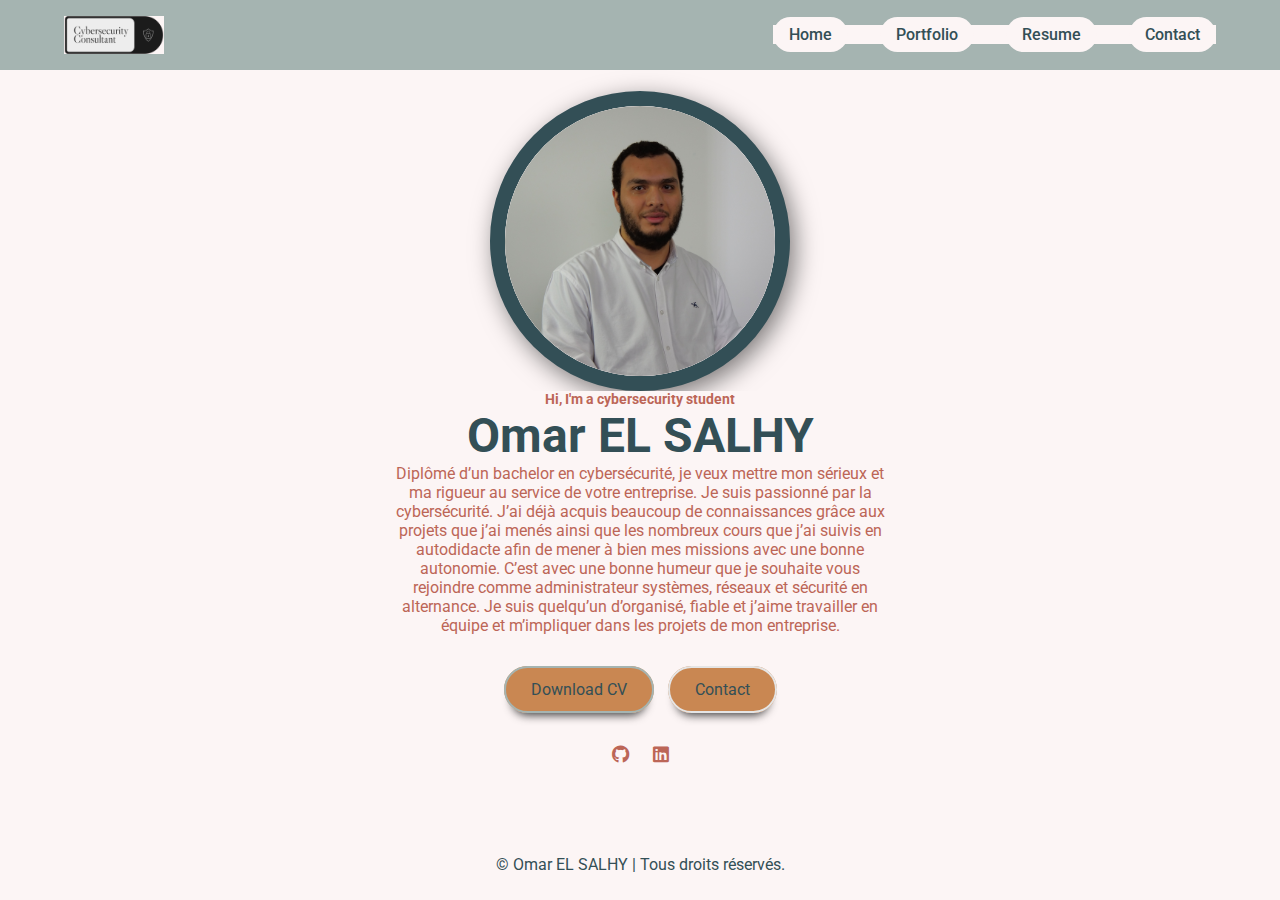
<file: Chapitre 2/index.html>
<!DOCTYPE html>
<html lang="fr">
<head>
    <meta charset="UTF-8">
    <meta name="viewport" content="width=device-width, initial-scale=1.0">
    <title>Portfolio - Omar EL SALHY</title>
    <link rel="stylesheet" href="assets/css/style.css">

    <!-- Adding Roboto font -->
    <link rel="preconnect" href="https://fonts.googleapis.com">
    <link rel="preconnect" href="https://fonts.gstatic.com" crossorigin>
    <link href="https://fonts.googleapis.com/css2?family=Roboto:ital,wght@0,100..900;1,100..900&display=swap" rel="stylesheet">

    <!-- Add this link to be able to use icons from fontawesome with their links: https://fontawesome.com/icons-->
    <link rel="stylesheet" href="https://cdnjs.cloudflare.com/ajax/libs/font-awesome/6.2.1/css/all.min.css">
</head>
<body>
    <header>
        <nav>
            <div id="logo">
                <img class="logo-image" src="assets/img/logo.png" alt="logo">
            </div>
            <ul>
                <li><a href="index.html">Home</a></li>
                <li><a href="#">Portfolio</a></li>
                <li><a href="assets/documents/CV.pdf">Resume</a></li>
                <li><a href="#">Contact</a></li>
            </ul>
        </nav>
    </header>
    <main>
        <section class="main-section">
            <figure class="profile-pic">
                <img src="assets/img/main_photo.jpg" alt="Photo de profil">
            </figure>
            <article class="description">
                <h1>Hi, I'm a cybersecurity student</h1>
                <h2>Omar EL SALHY</h2>
                <p>Diplômé d’un bachelor en cybersécurité, je veux mettre mon sérieux et ma rigueur au service de votre
entreprise. Je suis passionné par la cybersécurité. J’ai déjà acquis beaucoup de connaissances grâce aux
projets que j’ai menés ainsi que les nombreux cours que j’ai suivis en autodidacte afin de mener à bien
mes missions avec une bonne autonomie. C’est avec une bonne humeur que je souhaite vous rejoindre
comme administrateur systèmes, réseaux et sécurité en alternance. Je suis quelqu’un d’organisé, fiable
et j’aime travailler en équipe et m’impliquer dans les projets de mon entreprise.</p>
                <div class="btn-group">
                    <a href="assets/documents/CV.pdf" class="btn active">Download CV</a>
                    <a href="#" class="btn">Contact</a>
                </div>
                <div class="social">
                    <a href="https://github.com/omar-elsalhy"><i class="fa-brands fa-github"></i></a>
                    <a href="https://linkedin.com/in/omar-el-salhy"><i class="fa-brands fa-linkedin"></i></a>
                </div>
            </article>
        </section>
    </main>
    <footer>
        <p>&copy; Omar EL SALHY | Tous droits réservés.</p>
    </footer>
</body>
</html>
</file>
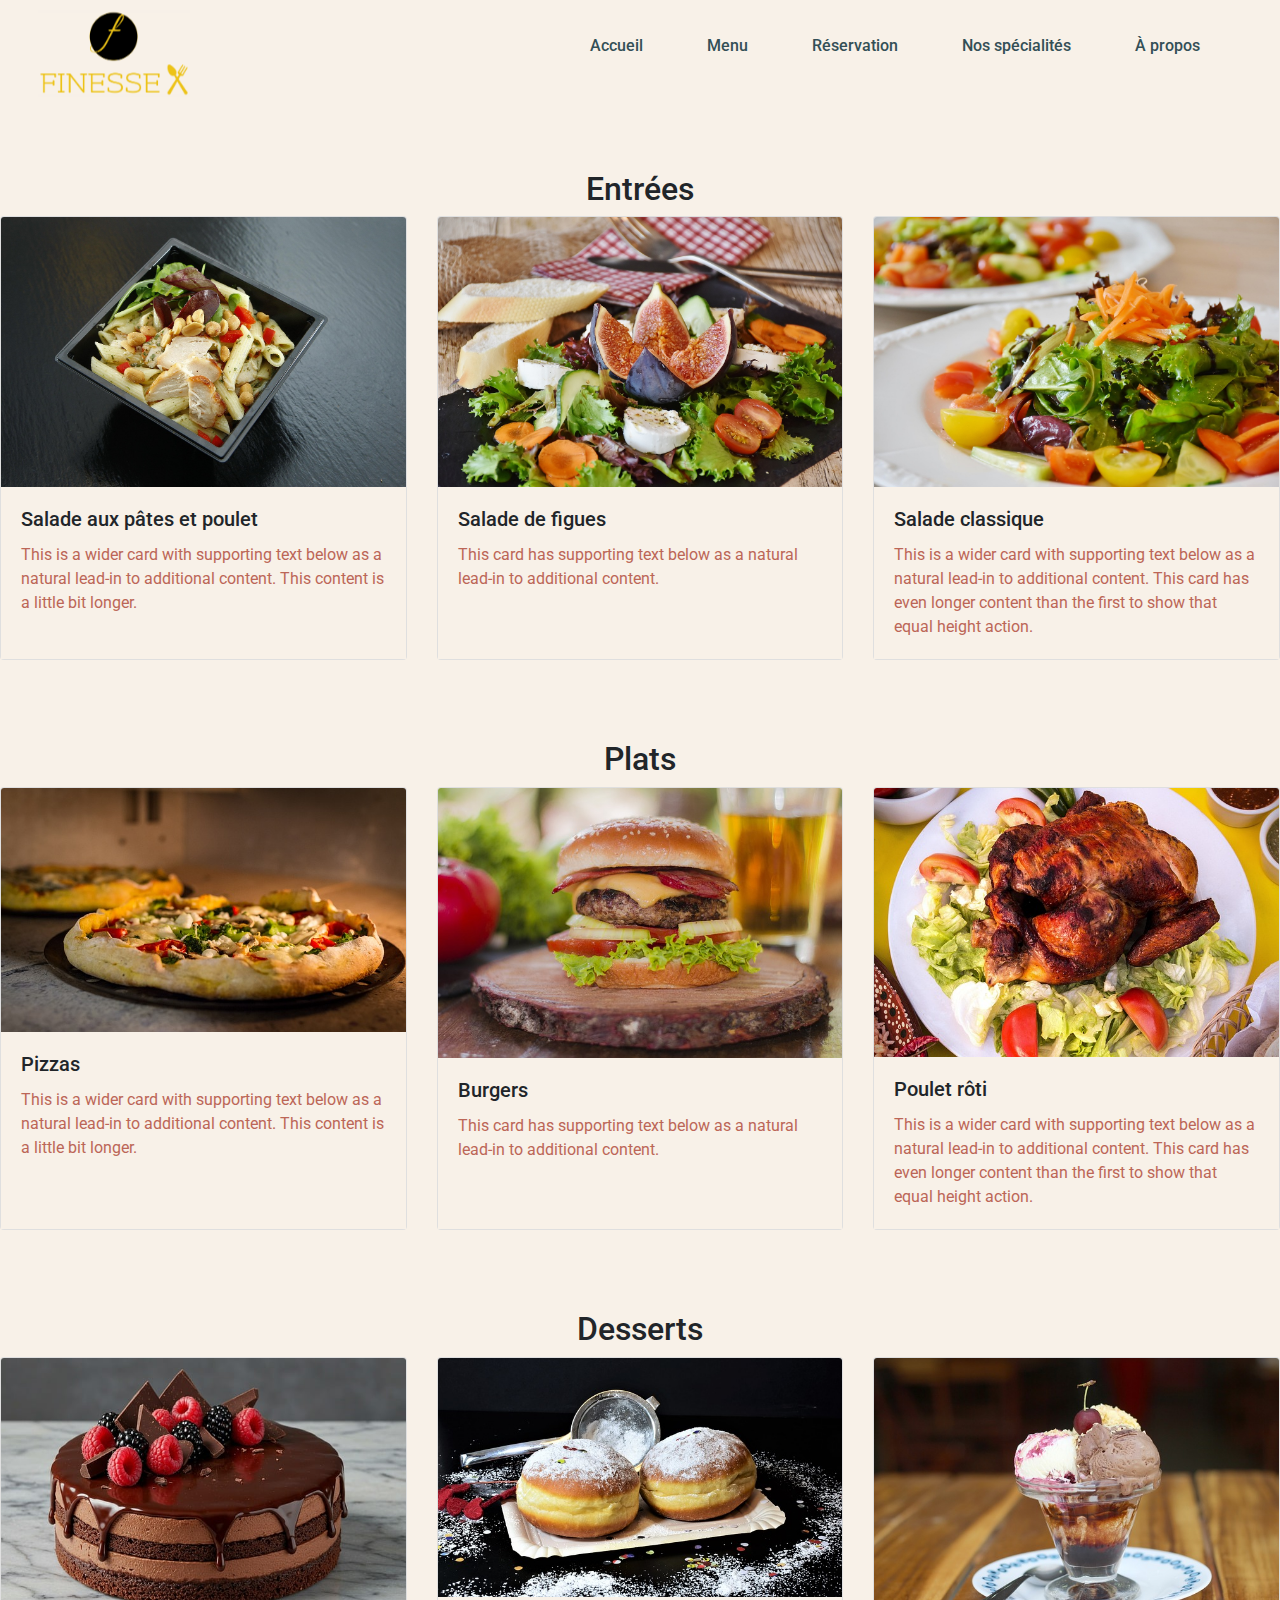
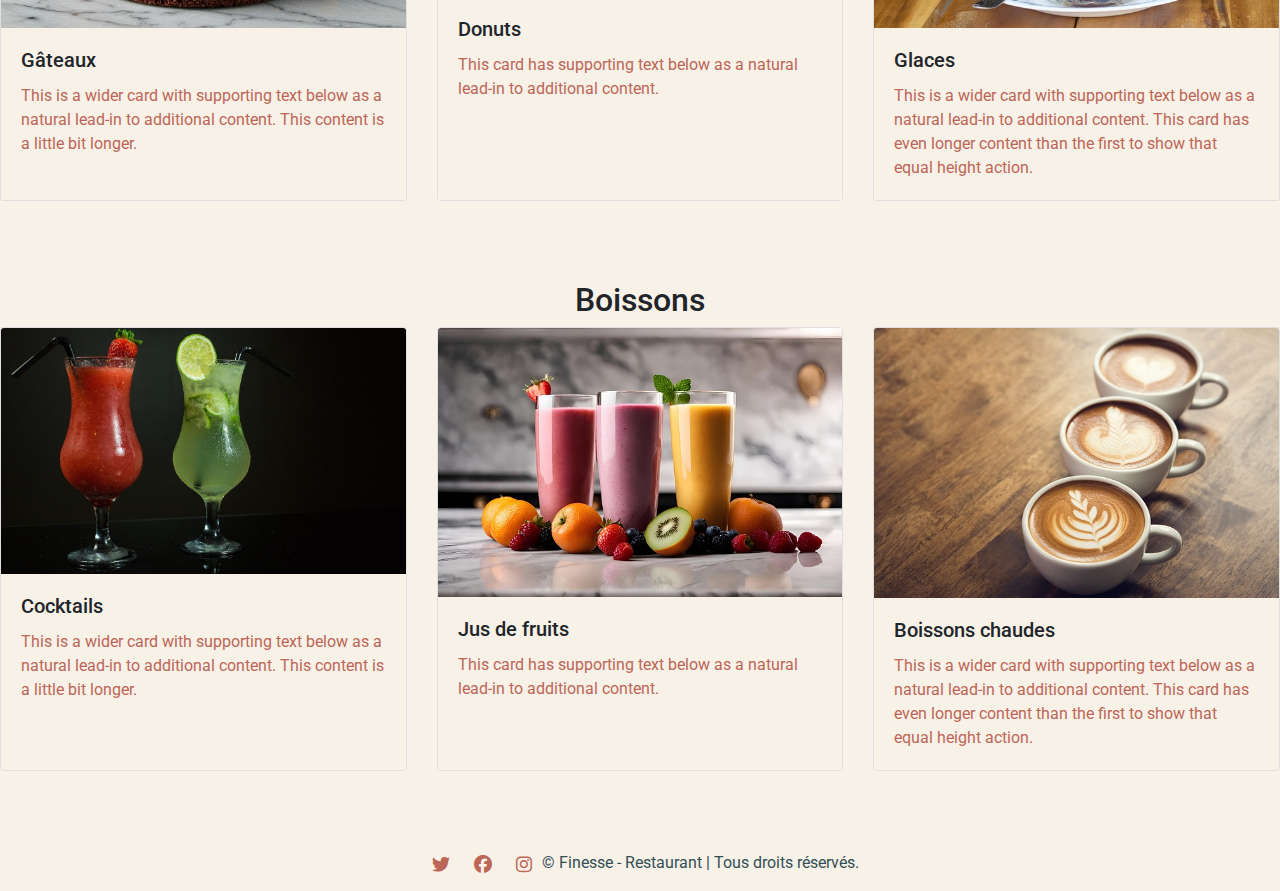
<file: TP2-Restaurant-website/menu.html>
<!DOCTYPE html>
<!-- Source sujet: https://github.com/yugmerabtene/FISE-ESIEA-WEBDEV-2025/blob/main/TP/TP-02-SITE-RESTAURENT-BOOTSTRAP.md -->
<html lang="fr">
<head>
    <meta charset="UTF-8">
    <meta name="viewport" content="width=device-width, initial-scale=1.0">
    <!--link href="https://stackpath.bootstrapcdn.com/bootstrap/4.5.2/css/bootstrap.min.css" rel="stylesheet"-->
    <!-- Bootstrap CSS -->
    <link href="https://cdn.jsdelivr.net/npm/bootstrap@5.3.3/dist/css/bootstrap.min.css" rel="stylesheet" integrity="sha384-QWTKZyjpPEjISv5WaRU9OFeRpok6YctnYmDr5pNlyT2bRjXh0JMhjY6hW+ALEwIH" crossorigin="anonymous">
    <link rel="stylesheet" href="https://cdn.jsdelivr.net/npm/bootstrap@4.0.0/dist/css/bootstrap.min.css" integrity="sha384-Gn5384xqQ1aoWXA+058RXPxPg6fy4IWvTNh0E263XmFcJlSAwiGgFAW/dAiS6JXm" crossorigin="anonymous">
    <!-- Bootstrap JS -->
    <script src="https://cdn.jsdelivr.net/npm/bootstrap@5.3.3/dist/js/bootstrap.bundle.min.js" integrity="sha384-YvpcrYf0tY3lHB60NNkmXc5s9fDVZLESaAA55NDzOxhy9GkcIdslK1eN7N6jIeHz" crossorigin="anonymous"></script>
    <!-- Adding Roboto font -->
    <link rel="preconnect" href="https://fonts.googleapis.com">
    <link rel="preconnect" href="https://fonts.gstatic.com" crossorigin>
    <link href="https://fonts.googleapis.com/css2?family=Roboto:ital,wght@0,100..900;1,100..900&display=swap" rel="stylesheet">
    <!-- Add this link to be able to use icons from fontawesome with their links: https://fontawesome.com/icons-->
    <link rel="stylesheet" href="https://cdnjs.cloudflare.com/ajax/libs/font-awesome/6.2.1/css/all.min.css">

    <!-- Adding tab icon -->
    <link rel="icon" href="./assets/img/logo.png">
    <!-- Adding style.css -->
    <link rel="stylesheet" href="./assets/css/style.css">

    <title>Finesse - Restaurant &amp; Café</title>

</head>
<body>
    <header>
        <nav>
            <div id="logo">
                <img class="logo-image" src="./assets/img/logo.png" alt="Logo">
            </div>
            <ul>
                <li><a href="./index.html">Accueil</a></li>
                <li><a href="./menu.html">Menu</a></li>
                <li><a href="./reservation.html">Réservation</a></li>
                <li><a href="#">Nos spécialités</a></li>
                <li><a href="#">À propos</a></li>
            </ul>
        </nav>
    </header>
    <main class="main-menu">

        <!-- Entrées -->
        <section>
            <h2 class="titre-section-menu">Entrées</h2>
            <article class="section-menu">
                <div class="card-deck">
                  <div class="card menu-images">
                    <img class="card-img-top" src="./assets/img/salade-poulet.jpg" alt="Card image cap">
                    <div class="card-body">
                      <h5 class="card-title">Salade aux pâtes et poulet</h5>
                      <p class="card-text">This is a wider card with supporting text below as a natural lead-in to additional content. This content is a little bit longer.</p>
                    </div>
                  </div>
                  <div class="card menu-images">
                    <img class="card-img-top" src="./assets/img/salade-figues.jpg" alt="Card image cap">
                    <div class="card-body">
                      <h5 class="card-title">Salade de figues</h5>
                      <p class="card-text">This card has supporting text below as a natural lead-in to additional content.</p>
                    </div>
                  </div>
                  <div class="card menu-images">
                    <img class="card-img-top" src="./assets/img/salade-classique.jpg" alt="Card image cap">
                    <div class="card-body">
                      <h5 class="card-title">Salade classique</h5>
                      <p class="card-text">This is a wider card with supporting text below as a natural lead-in to additional content. This card has even longer content than the first to show that equal height action.</p>
                    </div>
                  </div>
                </div>
            </article>
        </section>

        <!-- Plats -->
        <section>
            <h2 class="titre-section-menu">Plats</h2>
            <article class="section-menu">
                <div class="card-deck">
                  <div class="card menu-images">
                    <img class="card-img-top" src="./assets/img/pizza1.jpg" alt="Card image cap">
                    <div class="card-body">
                      <h5 class="card-title">Pizzas</h5>
                      <p class="card-text">This is a wider card with supporting text below as a natural lead-in to additional content. This content is a little bit longer.</p>
                    </div>
                  </div>
                  <div class="card menu-images">
                    <img class="card-img-top" src="./assets/img/burger1.jpg" alt="Card image cap">
                    <div class="card-body">
                      <h5 class="card-title">Burgers</h5>
                      <p class="card-text">This card has supporting text below as a natural lead-in to additional content.</p>
                    </div>
                  </div>
                  <div class="card menu-images">
                    <img class="card-img-top" src="./assets/img/chicken1.jpg" alt="Card image cap">
                    <div class="card-body">
                      <h5 class="card-title">Poulet rôti</h5>
                      <p class="card-text">This is a wider card with supporting text below as a natural lead-in to additional content. This card has even longer content than the first to show that equal height action.</p>
                    </div>
                  </div>
                </div>
            </article>
        </section>

        <!-- Desserts -->
        <section>
            <h2 class="titre-section-menu">Desserts</h2>
            <article class="section-menu">
                <div class="card-deck">
                  <div class="card menu-images">
                    <img class="card-img-top" src="./assets/img/gateau.jpg" alt="Card image cap">
                    <div class="card-body">
                      <h5 class="card-title">Gâteaux</h5>
                      <p class="card-text">This is a wider card with supporting text below as a natural lead-in to additional content. This content is a little bit longer.</p>
                    </div>
                  </div>
                  <div class="card menu-images">
                    <img class="card-img-top" src="./assets/img/donut.jpg" alt="Card image cap">
                    <div class="card-body">
                      <h5 class="card-title">Donuts</h5>
                      <p class="card-text">This card has supporting text below as a natural lead-in to additional content.</p>
                    </div>
                  </div>
                  <div class="card menu-images">
                    <img class="card-img-top" src="./assets/img/glace.jpg" alt="Card image cap">
                    <div class="card-body">
                      <h5 class="card-title">Glaces</h5>
                      <p class="card-text">This is a wider card with supporting text below as a natural lead-in to additional content. This card has even longer content than the first to show that equal height action.</p>
                    </div>
                  </div>
                </div>
            </article>
        </section>

        <!-- Boissons -->
        <section>
            <h2 class="titre-section-menu">Boissons</h2>
            <article class="section-menu">
                <div class="card-deck">
                  <div class="card menu-images">
                    <img class="card-img-top" src="./assets/img/cocktails.jpg" alt="Card image cap">
                    <div class="card-body">
                      <h5 class="card-title">Cocktails</h5>
                      <p class="card-text">This is a wider card with supporting text below as a natural lead-in to additional content. This content is a little bit longer.</p>
                    </div>
                  </div>
                  <div class="card menu-images">
                    <img class="card-img-top" src="./assets/img/jus.jpg" alt="Card image cap">
                    <div class="card-body">
                      <h5 class="card-title">Jus de fruits</h5>
                      <p class="card-text">This card has supporting text below as a natural lead-in to additional content.</p>
                    </div>
                  </div>
                  <div class="card menu-images">
                    <img class="card-img-top" src="./assets/img/café.jpg" alt="Card image cap">
                    <div class="card-body">
                      <h5 class="card-title">Boissons chaudes</h5>
                      <p class="card-text">This is a wider card with supporting text below as a natural lead-in to additional content. This card has even longer content than the first to show that equal height action.</p>
                    </div>
                  </div>
                </div>
            </article>
        </section>
    </main>
    <footer>
        <div class="social">
            <a href="#"><i class="fa-brands fa-twitter"></i></a>
            <a href="#"><i class="fa-brands fa-facebook"></i></a>
            <a href="#"><i class="fa-brands fa-instagram"></i></a>
        </div>
        <div class="copyright">
            <p>&copy; Finesse - Restaurant | Tous droits réservés.</p>
        </div>

    </footer>
</body>
</html>
</file>
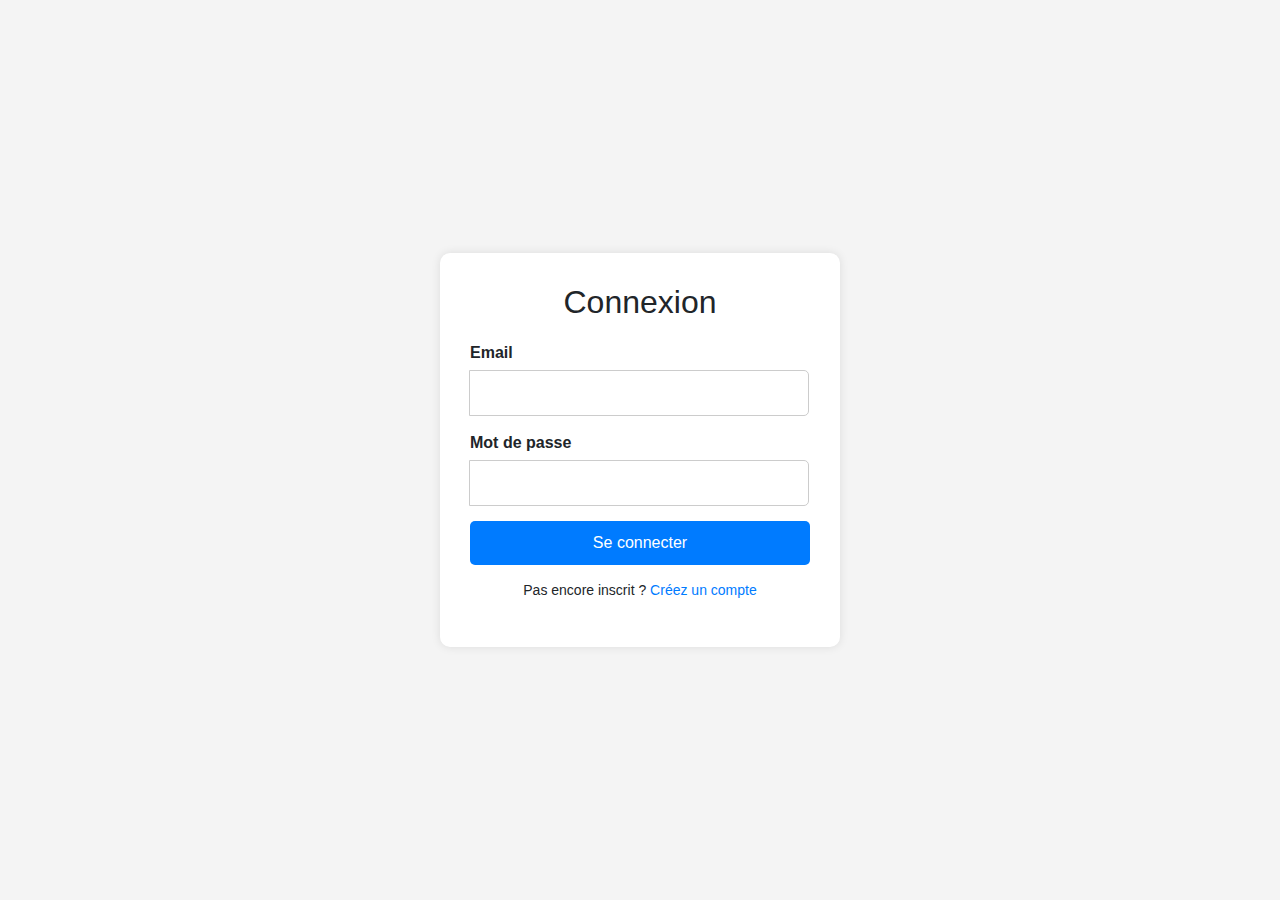
<file: TP3-Système-Réservation-avec-Calendrier/1-Fichiers du site web/login.html>
<!DOCTYPE html>
<html lang="fr">
<head>
    <meta charset="UTF-8">
    <meta name="viewport" content="width=device-width, initial-scale=1.0">
    <title>Connexion - Système de Réservation</title>
    <link rel="stylesheet" href="https://cdn.jsdelivr.net/npm/bootstrap@5.3.0/dist/css/bootstrap.min.css">
    <link rel="stylesheet" href="login-style.css">
</head>
<body>
    <div class="login-container">
        <h2 class="text-center">Connexion</h2>
        <form action="login.php" method="POST">
            <div class="input-group">
                <label for="email">Email</label>
                <input type="email" name="email" required>
            </div>
            <div class="input-group">
                <label for="password">Mot de passe</label>
                <input type="password" name="password" required>
            </div>
            <button type="submit" class="btn">Se connecter</button>
            <p class="register-link">Pas encore inscrit ? <a href="register.php">Créez un compte</a></p>
        </form>
    </div>
</body>
</html>
</file>
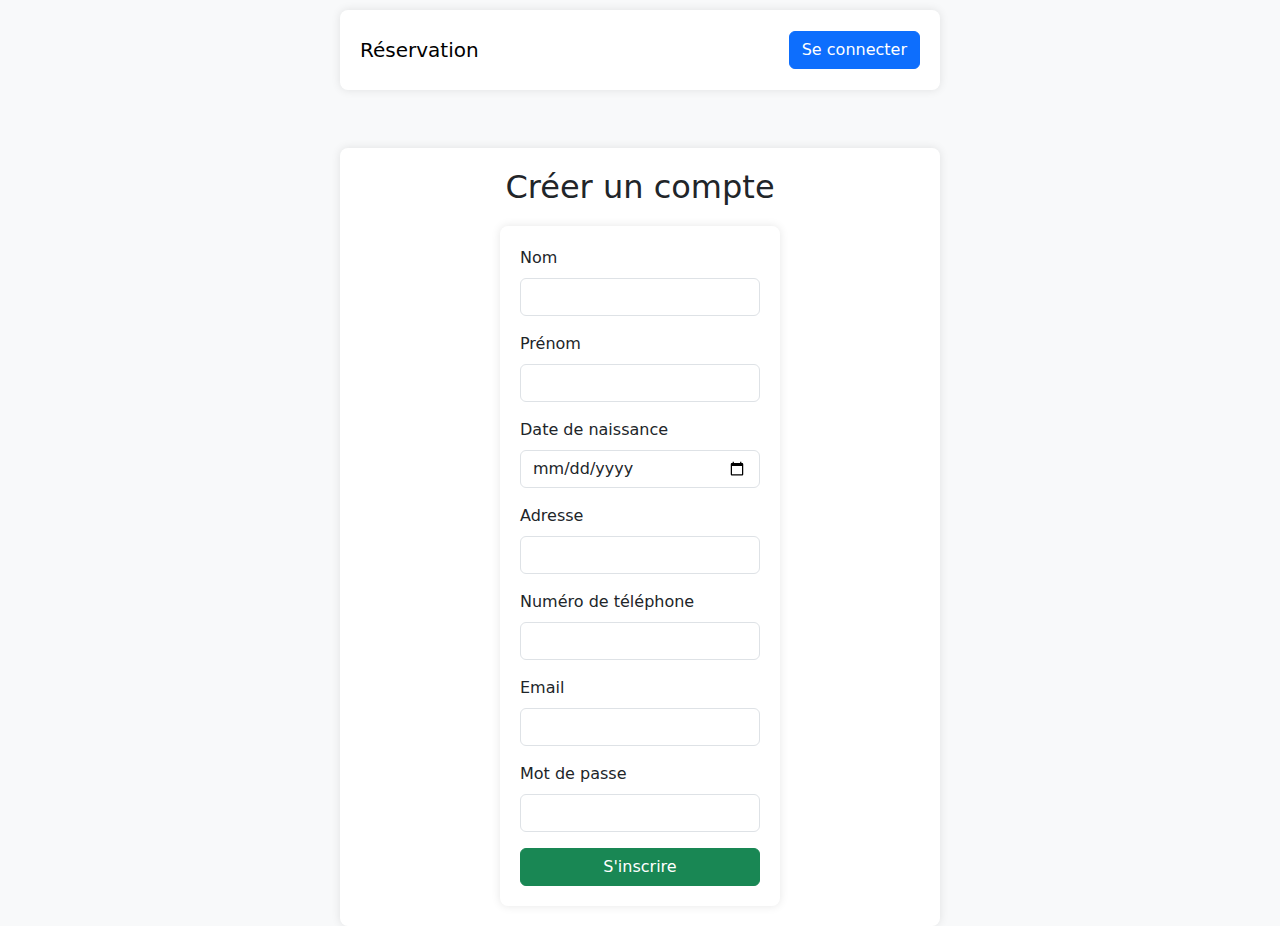
<file: TP3-Système-Réservation-avec-Calendrier/1-Fichiers du site web/register.html>
<!DOCTYPE html>
<html lang="fr">
<head>
    <meta charset="UTF-8">
    <meta name="viewport" content="width=device-width, initial-scale=1.0">
    <title>Inscription - Système de Réservation</title>
    <link rel="stylesheet" href="https://cdn.jsdelivr.net/npm/bootstrap@5.3.0/dist/css/bootstrap.min.css">
    <link rel="stylesheet" href="register-style.css">
</head>
<body>
    <nav class="navbar navbar-light bg-light">
        <div class="container">
            <a class="navbar-brand" href="#">Réservation</a>
            <a href="login.php" class="btn btn-primary">Se connecter</a>
        </div>
    </nav>

    <div class="container mt-5">
        <h2 class="text-center">Créer un compte</h2>
        <form action="register.php" method="POST" class="w-50 mx-auto">
            <div class="mb-3">
                <label for="nom" class="form-label">Nom</label>
                <input type="text" name="nom" class="form-control" required>
            </div>
            <div class="mb-3">
                <label for="prenom" class="form-label">Prénom</label>
                <input type="text" name="prenom" class="form-control" required>
            </div>
            <div class="mb-3">
                <label for="date_naissance" class="form-label">Date de naissance</label>
                <input type="date" name="date_naissance" class="form-control" required>
            </div>
            <div class="mb-3">
                <label for="adresse" class="form-label">Adresse</label>
                <input type="text" name="adresse" class="form-control" required>
            </div>
            <div class="mb-3">
                <label for="telephone" class="form-label">Numéro de téléphone</label>
                <input type="tel" name="telephone" class="form-control" required pattern="[0-9]{10}">
            </div>
            <div class="mb-3">
                <label for="email" class="form-label">Email</label>
                <input type="email" name="email" class="form-control" required>
            </div>
            <div class="mb-3">
                <label for="password" class="form-label">Mot de passe</label>
                <input type="password" name="password" class="form-control" required>
            </div>
            <button type="submit" class="btn btn-success w-100">S'inscrire</button>
        </form>
    </div>

    <script src="https://cdn.jsdelivr.net/npm/bootstrap@5.3.0/dist/js/bootstrap.bundle.min.js"></script>
</body>
</html>
</file>
<file: Chapitre 2/assets/css/style.css>
:root {
    /*palette de couleurs de la charte graphique*/
    --primary-color1: #BC6657;
    --primary-color2: #334F56;
    --secondary-color1: #C98752;
    --secondary-color2: #C8A099;
    --secondary-color3: #A5B4B1;
    --secondary-color4: #FCF5F5;

    /*TYPOGRAPHIE*/
    --primary-font: "Roboto", sans-serif;
}

/*Normaliser*/
* {
    box-sizing: border-box;
    padding: 0;
    margin: 0;
    font-family: "Roboto", sans-serif;
    text-decoration: none;
    background-color:var(--secondary-color4);
}


header {
    position: fixed;
    width: 100%;
}

nav {
    display: flex;
    justify-content: space-between;
    align-items: center;
    padding: 1rem 5%;
    max-width: 1400px;
    margin: 0 auto;
    background-color:var(--secondary-color3);
}

#logo {
    display: flex;
    align-items: center;
    gap: 10px;
}

#logo:hover {
    transform: scale(1.2);
}

.logo-image{
    max-width:100px;
    height:auto;
}


nav ul {
    display: flex;
    gap: 2rem;
    align-items: center;
}

nav ul li a {
    color: var(--primary-color2);
    font-weight: 500;
    padding: 0.5rem 1rem;
    border-radius: 20px;
    transition: all 0.3s ease;
    position: relative;
}
/*Underline effect*/
nav ul li a::after {
    content: '';
    position: absolute;
    bottom: -5px;
    left: 50%;
    transform: translateX(-50%);
    width: 0;
    height: 2px;
    background: #007ced;
    transition: width 0.3s ease;
}
/*Underline effect*/
nav ul li a:hover::after {
    width: 70%;
}
/*Underline effect*/
nav ul li a:hover {
    color: #007ced;
}
nav ul li{
    list-style: none;
}



/* Section principale */
.main-section {
    display: flex;
    justify-content: center;
    align-items: center;
    text-align: center;
    min-height: 95vh;
    flex-direction: column;
}

.profile-pic {
    width: 300px;
    height: 300px;
    border-radius: 50%;
    overflow: hidden;
    border: 15px solid var(--primary-color2);
    box-shadow: 5px 7px 25px rgba(0, 0, 0, 0.5);
}

.profile-pic img {
    width: 100%;
    height: 100%;
    object-fit: cover;
    transition: 0.5s;
}

.profile-pic img:hover {
    transform: scale(1.1);
}

.description {
    max-width: 500px;
    display: flex;
    flex-direction: column;
    align-items: center;
    text-align: center;
}

h1 {
    font-size: 14px;
    color: var(--primary-color1);
}

h2 {
    color:var(--primary-color2);
    font-size: 3rem;
}

main section article p{
    color:var(--primary-color1);
    display: flex;
    justify-content: center;
}

.btn-group {
    margin: 45px 0;
}

.btn {
    border: 2px solid #e5e5e5;
    color: var(--primary-color2);
    background-color: var(--secondary-color1);
    padding: 12px 25px;
    margin: 5px;
    border-radius: 30px;
    box-shadow: 0 10px 10px -8px rgba(0, 0, 0, 0.78);
}

.btn.active {
    border-color: var(--secondary-color3);
}

.social a {
    margin: 0 10px;
    color:var(--primary-color1);
    font-size: 18px;
    transition: 0.5s;
}

.social a:hover {
    color: #007ced;

}
footer{
    display: flex;
    justify-content: center;
    color:var(--primary-color2);
    padding-bottom: 20px;
}

/* Responsive nav bar elements*/
@media (max-width: 768px) {
    nav {
        padding: 1rem 20px;
        display: flex;
        flex-direction: column;
        font-size: 2.5vw;
    }


    nav ul {
        gap: 1rem;
        display: flex;
        flex-direction: column;
    }
    li{
        list-style: none;
    }
    .logo-text{
        font-size: 4vw;
    }
}
</file>
<file: TP2-Restaurant-website/assets/css/style.css>
:root {
    /*palette de couleurs de la charte graphique*/
    --primary-color1: #BC6657;
    --primary-color2: #334F56;

    --background-color: #F8F1E8;
    --secondary-color1: #EDC317;

    /*TYPOGRAPHIE*/
    --primary-font: "Roboto", sans-serif;
}

/*Normaliser*/
* {
    box-sizing: border-box;
    padding: 0;
    margin: 0;
    font-family: "Roboto", sans-serif;
    text-decoration: none;
    background-color:var(--background-color);
}




header {
    position: fixed;
    width: 100%;
}

nav {
    display: flex;
    justify-content: space-between;
    align-items: center;
    padding: 1rem 5%;
    max-width: 1400px;
    margin: 0 auto;
}

#logo {
    display: flex;
    align-items: center;
    gap: 10px;
}

#logo:hover {
    transform: scale(1.2);
}

.ustensiles{
    color:var(--secondary-color1);
}

.logo-image{
    max-width:100px;
    height:auto;
    transform: scale(2);
}

.logo-image2{
    max-width:120px;
    height:auto;
    transform: scale(2);
    margin-top: 50px;
    margin-bottom: 50px;
}



nav ul {
    display: flex;
    gap: 2rem;
    align-items: center;
}

nav ul li a {
    color: var(--primary-color2);
    font-weight: 500;
    padding: 0.5rem 1rem;
    border-radius: 20px;
    transition: all 0.3s ease;
    position: relative;
}
/*Underline effect*/
nav ul li a::after {
    content: '';
    position: absolute;
    bottom: -5px;
    left: 50%;
    transform: translateX(-50%);
    width: 0;
    height: 2px;
    background: #007ced;
    transition: width 0.3s ease;
}
/*Underline effect*/
nav ul li a:hover::after {
    width: 70%;
}
/*Underline effect*/
nav ul li a:hover {
    color: #007ced;
}
nav ul li{
    list-style: none;
}



/* Section principale */
.main-section {
    display: flex;
    justify-content: space-around;
    align-items: center;
    text-align: center;
    min-height: 95vh;
    flex-direction: row;
}

.petit-texte-2{
    color: var(--secondary-color1);
}

.description {
    max-width: 500px;
    display: flex;
    flex-direction: column;
    align-items: center;
    text-align: center;
}

.main-reservation{
    padding-top: 170px;
}

.description-reservation{
    padding-top: 20px;
    padding-bottom: 70px;
}

.image-reservation{
    width:100%;
    max-width:500px;
    height:auto;
    border-radius: 50%;
    padding-right: 60px;
    padding-bottom: 20px;
}

.phone-number{
    padding-bottom: 80px;
}

.main-menu{
    padding-top: 170px;
}

.menu-images{
    width:100%;
    max-width:500px;
    height:auto;
}

.section-menu{
    padding-bottom: 80px;
    display: flex;
    justify-content: center;
}

.titre-section-menu{
    display: flex;
    justify-content: center;
}



main section div p{
    color:var(--primary-color1);
    display: flex;
    justify-content: center;
}

.btn-group {
    margin: 45px 0;
}

.btn {
    border: 2px solid #e5e5e5;
    color: var(--primary-color2);
    background-color: var(--secondary-color1);
    padding: 12px 25px;
    margin: 5px;
    border-radius: 30px;
    box-shadow: 0 10px 10px -8px rgba(0, 0, 0, 0.78);
}

.btn.active {
    border-color: var(--secondary-color1);
}

.social a {
    margin: 0 10px;
    color:var(--primary-color1);
    font-size: 18px;
    transition: 0.5s;
}

.social a:hover {
    color: #007ced;

}

.main-left-image, .main-right-image{
    width:100%;
    max-width:500px;
    height:auto;
    border-radius: 50%;
}



footer{
    display: flex;
    justify-content: center;
    color:var(--primary-color2);
}

/* Responsive images*/
@media (max-width: 1200px){
    .main-section{
        flex-direction: column;
        padding-top: 100px;
    }

    .main-left-image, .main-right-image{
        width:70%;
    }
}


/* Responsive nav bar elements*/
@media (max-width: 710px) {
    nav {
        padding: 1rem 20px;
        display: flex;
        flex-direction: column;
        font-size: 2.5vw;
    }

    nav ul {
        gap: 1rem;
        display: flex;
        flex-direction: column;
    }
    li{
        list-style: none;
    }
    .logo-text{
        font-size: 4vw;
    }

    .main-left-image, .main-right-image{
        max-width:250px;
    }

    .main-section{
        flex-direction: column;
    }

    .logo-image{
        padding-bottom: 20px;
    }

}
</file>
<file: TP3-Système-Réservation-avec-Calendrier/1-Fichiers du site web/login-style.css>
body {
    background-color: #f4f4f4;
    display: flex;
    justify-content: center;
    align-items: center;
    height: 100vh;
    margin: 0;
    font-family: Arial, sans-serif;
}

.login-container {
    background: white;
    padding: 30px;
    border-radius: 10px;
    box-shadow: 0 0 10px rgba(0, 0, 0, 0.1);
    width: 100%;
    max-width: 400px;
    text-align: center;
}

h2 {
    margin-bottom: 20px;
}

.input-group {
    text-align: left;
    margin-bottom: 15px;
}

.input-group label {
    display: block;
    margin-bottom: 5px;
    font-weight: bold;
}

.input-group input {
    width: 100%;
    padding: 10px;
    border: 1px solid #ccc;
    border-radius: 5px;
}

.btn {
    width: 100%;
    background-color: #007bff;
    color: white;
    padding: 10px;
    border: none;
    border-radius: 5px;
    cursor: pointer;
    font-size: 16px;
}

.btn:hover {
    background-color: #0056b3;
}

.register-link {
    margin-top: 15px;
    font-size: 14px;
}

.register-link a {
    color: #007bff;
    text-decoration: none;
}

.register-link a:hover {
    text-decoration: underline;
}
</file>
<file: TP3-Système-Réservation-avec-Calendrier/1-Fichiers du site web/register-style.css>
body {
    background-color: #f8f9fa;
}

.container {
    max-width: 600px;
    padding: 20px;
    background: white;
    border-radius: 8px;
    box-shadow: 0px 0px 10px rgba(0, 0, 0, 0.1);
}

h2 {
    text-align: center;
    margin-bottom: 20px;
}

.navbar {
    padding: 10px;
}

form {
    background: white;
    padding: 20px;
    border-radius: 8px;
    box-shadow: 0px 0px 10px rgba(0, 0, 0, 0.1);
}

button {
    font-size: 18px;
    padding: 10px;
}
</file>
